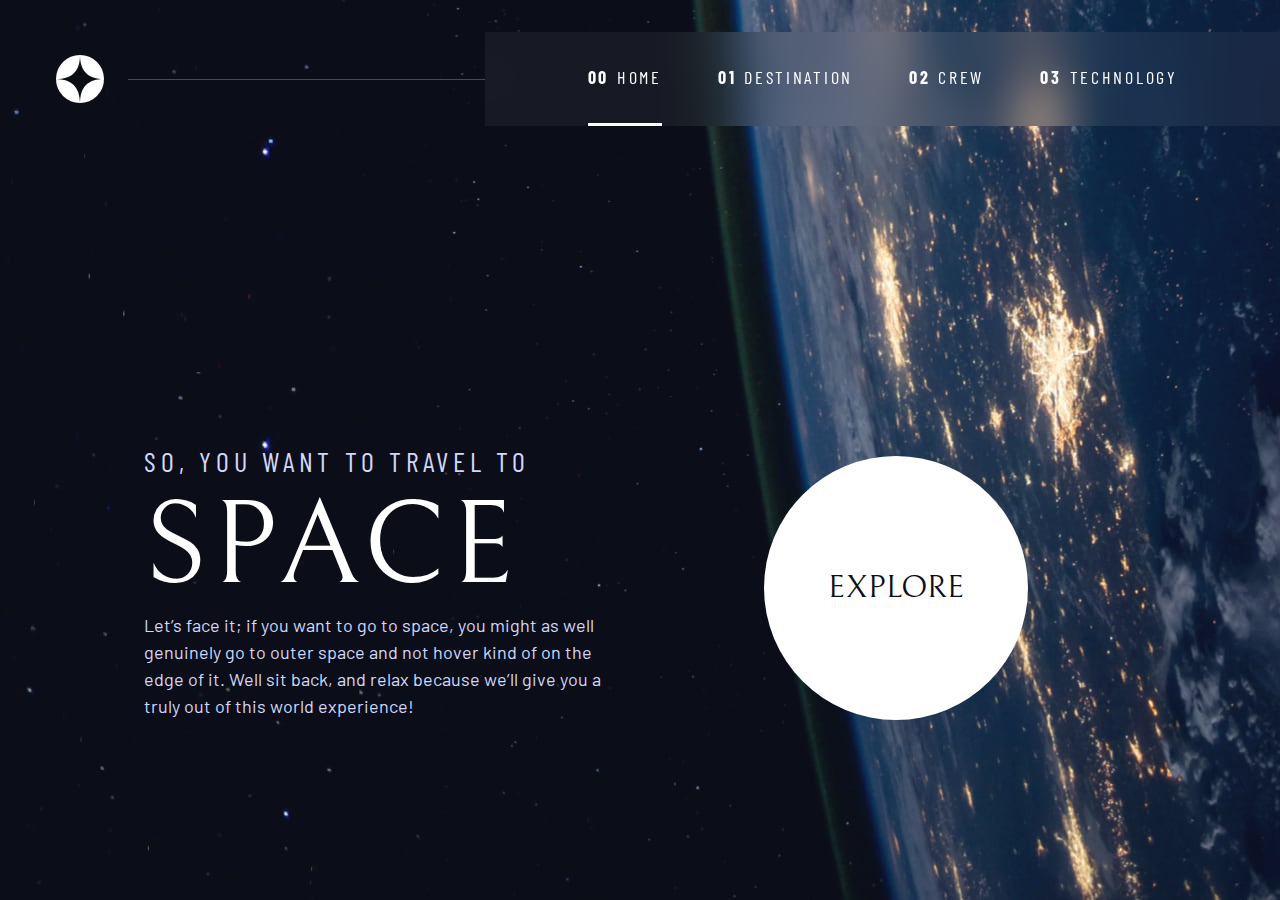
<file: index.html>
<!DOCTYPE html>
<html lang="en">
<head>
  <meta charset="UTF-8">
  <meta name="viewport" content="width=device-width, initial-scale=1.0">

  <link rel="preconnect" href="https://fonts.googleapis.com">
  <link rel="preconnect" href="https://fonts.gstatic.com" crossorigin>
  <link href="https://fonts.googleapis.com/css2?family=Barlow+Condensed:wght@300&family=Barlow:wght@300&family=Bellefair&display=swap" rel="stylesheet"> 
  <link rel="stylesheet" href="style.css">
  <link rel="icon" type="image/png" sizes="32x32" href="./assets/favicon-32x32.png">
  
  <title>Frontend Mentor | Space tourism website</title>

  <script src="./scripts/main.js" defer></script>
</head>
<body class="home">
  <a class="skip-to-content" href="#main">Skip to content</a>
  <header class="primary-header flex">
    <div>
      <img src="./assets/shared/logo.svg" alt="space tourisim logo" class="logo">
    </div>
    <button class="mobile-nav-toggle" aria-controls="primary-navigation">
      <span class="sr-only" aria-expanded="false">Menu</span>
    </button>
    <nav>
      <ul id="primary-navigation" data-visible="false" class="primary-navigation underlined-indicators flex ff-sans-cond">
        <li class="active"><a class="text-white uppercase letter-spacing-2" href="index.html"><span aria-hidden="true">00</span>Home</a></li>
        <li class="hovered"><a class="text-white uppercase letter-spacing-2" href="destination.html"><span aria-hidden="true">01</span>Destination</a></li>
        <li class=""><a class="text-white uppercase letter-spacing-2" href="crew.html"><span aria-hidden="true">02</span>Crew</a></li>
        <li class=""><a class="text-white uppercase letter-spacing-2" href="technology.html"><span aria-hidden="true">03</span>Technology</a></li>
    </ul>
    </nav>
  </header>

  <main id="main" class="grid-container grid-container--home">
    <div>
      <h1 class="text-accent fs-500 ff-sans-cond uppercase letter-spacing-1">
        So, you want to travel to 
        <span class="fs-900 ff-serif text-white d-block">Space</span>
      </h1>
      <p class="text-accent">
        Let’s face it; if you want to go to space, you might as well genuinely go to 
        outer space and not hover kind of on the edge of it. Well sit back, and relax 
        because we’ll give you a truly out of this world experience!
      </p>
    </div>
    <div>
      <a href="destination.html" class="large-button uppercase ff-serif text-dark bg-white">Explore</a>
    </div>
  </main>

</body>
</html>
</file>
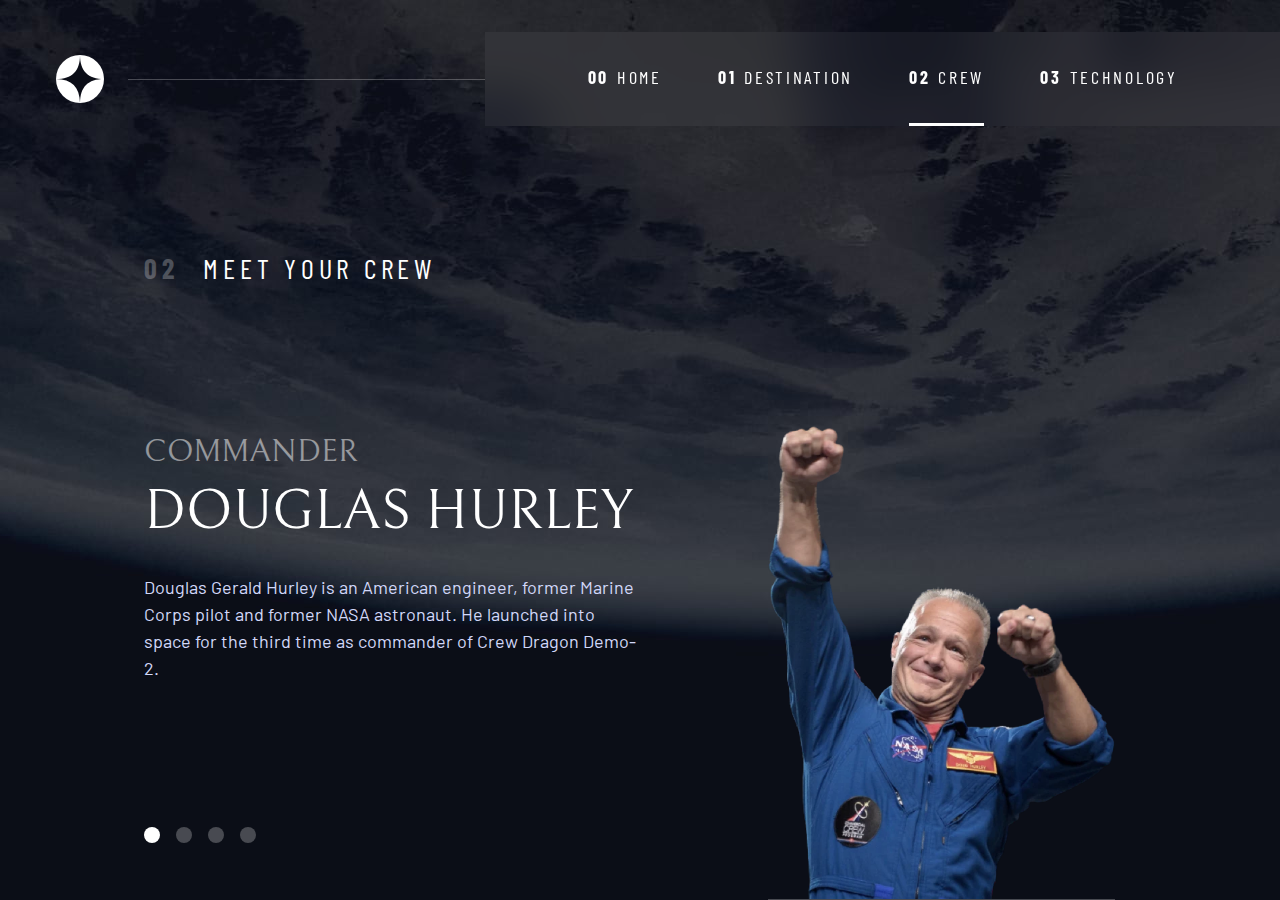
<file: crew.html>
<!DOCTYPE html>
<html lang="en">
<head>
  <meta charset="UTF-8">
  <meta name="viewport" content="width=device-width, initial-scale=1.0">

  <link rel="preconnect" href="https://fonts.googleapis.com">
  <link rel="preconnect" href="https://fonts.gstatic.com" crossorigin>
  <link href="https://fonts.googleapis.com/css2?family=Barlow+Condensed:wght@300&family=Barlow:wght@300&family=Bellefair&display=swap" rel="stylesheet"> 
  <link rel="stylesheet" href="style.css">
  <link rel="icon" type="image/png" sizes="32x32" href="./assets/favicon-32x32.png">
  
  <title>Frontend Mentor | Space tourism website</title>
  <script src="./scripts/tab.js" defer></script>
  <script src="./scripts/main.js" defer></script>
</head>
<body class="crew">
  <a class="skip-to-content" href="#main">Skip to content</a>
  <header class="primary-header flex">
    <div>
      <img src="./assets/shared/logo.svg" alt="space tourisim logo" class="logo">
    </div>
    <button class="mobile-nav-toggle" aria-controls="primary-navigation">
      <span class="sr-only" aria-expanded="false">Menu</span>
    </button>
    <nav>
      <ul id="primary-navigation" data-visible="false" class="primary-navigation underlined-indicators flex ff-sans-cond">
        <li class=""><a class="text-white uppercase letter-spacing-2" href="index.html"><span aria-hidden="true">00</span>Home</a></li>
        <li class="hovered"><a class="text-white uppercase letter-spacing-2" href="destination.html"><span aria-hidden="true">01</span>Destination</a></li>
        <li class="active"><a class="text-white uppercase letter-spacing-2" href="crew.html"><span aria-hidden="true">02</span>Crew</a></li>
        <li class=""><a class="text-white uppercase letter-spacing-2" href="technology.html"><span aria-hidden="true">03</span>Technology</a></li>
    </ul>
    </nav>
  </header>

  <main id="main" class="grid-container grid-container--crew flow">
     
    <h1 class="numbered-title"><span aria-hidden="true">02</span> Meet your crew</h1>
    
    <div role="tablist" aria-label="crew list" class="dot-indicators flex">
        <button aria-selected="true" role="tab" aria-controls="commander-tab" data-image="commander-image" tabindex="0"><span class="sr-only">The Commander</span></button>
        <button aria-selected="false" role="tab" aria-controls="engineer-tab" data-image="engineer-image" tabindex="-1"><span class="sr-only">The mission specialist</span></button>
        <button aria-selected="false" role="tab" aria-controls="pilot-tab" data-image="pilot-image" tabindex="-1"><span class="sr-only">The pilot</span></button>
        <button aria-selected="false" role="tab" aria-controls="specialist-tab" data-image="specialist-image" tabindex="-1"><span class="sr-only">The crew engineer</span></button>
    </div>

    <!-- commander -->
    <article id="commander-tab" class="crew-details flow" role="tabpanel" tabindex="0">
        <header class="flow flow--space-small">
            <h2 class="fs-600 ff-serif uppercase">Commander</h2>
            <p class="fs-700 uppercase ff-serif">Douglas Hurley</p>
        </header>
        <p class="text-accent">        
            Douglas Gerald Hurley is an American engineer, former Marine Corps pilot and former NASA astronaut. He launched into space for the third time as commander of Crew Dragon Demo-2.
        </p>
    </article>

    <!-- flight engineer -->
    <article id="engineer-tab" class="crew-details flow" hidden role="tabpanel" tabindex="0">
      <header class="flow flow--space-small">
          <h2 class="fs-600 ff-serif uppercase">Flight Engineer</h2>
          <p class="fs-700 uppercase ff-serif">Anousheh Ansari</p>
      </header>
      <p class="text-accent">        
        Anousheh Ansari is an Iranian American engineer and co-founder of Prodea Systems. 
        Ansari was the fourth self-funded space tourist, the first self-funded woman to 
        fly to the ISS, and the first Iranian in space.
      </p>
  </article>

  <!-- pilot -->
  <article id="pilot-tab" class="crew-details flow" hidden role="tabpanel" tabindex="0">
    <header class="flow flow--space-small">
        <h2 class="fs-600 ff-serif uppercase">Pilot</h2>
        <p class="fs-700 uppercase ff-serif">Victor Glover</p>
    </header>
    <p class="text-accent">        
      Pilot on the first operational flight of the SpaceX Crew Dragon to the 
      International Space Station. Glover is a commander in the U.S. Navy where 
      he pilots an F/A-18.He was a crew member of Expedition 64, and served as a 
      station systems flight engineer.    
    </p>
</article>

<!-- crew specialist -->
<article id="specialist-tab" class="crew-details flow" hidden role="tabpanel" tabindex="0">
  <header class="flow flow--space-small">
      <h2 class="fs-600 ff-serif uppercase">Mission Specialist</h2>
      <p class="fs-700 uppercase ff-serif">Mark Shuttleworth</p>
  </header>
  <p class="text-accent">        
    Mark Richard Shuttleworth is the founder and CEO of Canonical, the company behind 
    the Linux-based Ubuntu operating system. Shuttleworth became the first South 
    African to travel to space as a space tourist.
   </p>
</article>

    <picture id="commander-image" style="display: block;">
        <source srcset="./assets/crew/image-douglas-hurley.webp" type="image/webp">
        <img src="./assets/crew/image-douglas-hurley.png" alt="Douglas Hurley">
      </picture>

      <picture id="engineer-image" hidden style="display: none;">
        <source srcset="./assets/crew/image-anousheh-ansari.webp" type="image/webp">
        <img src="./assets/crew/image-anousheh-ansari.png" alt="Anousheh Ansari">
      </picture>

      <picture id="pilot-image" hidden style="display: none;">
        <source srcset="./assets/crew/image-victor-glover.webp" type="image/webp">
        <img src="./assets/crew/image-victor-glover.png" alt="Victor Glover">
      </picture>

      <picture id="specialist-image" hidden style="display: none;">
        <source srcset="./assets/crew/image-mark-shuttleworth.webp" type="image/webp">
        <img src="./assets/crew/image-mark-shuttleworth.png" alt="Mark Shuttleworth">
      </picture>  
    
  </main>

</body>
</html>
</file>
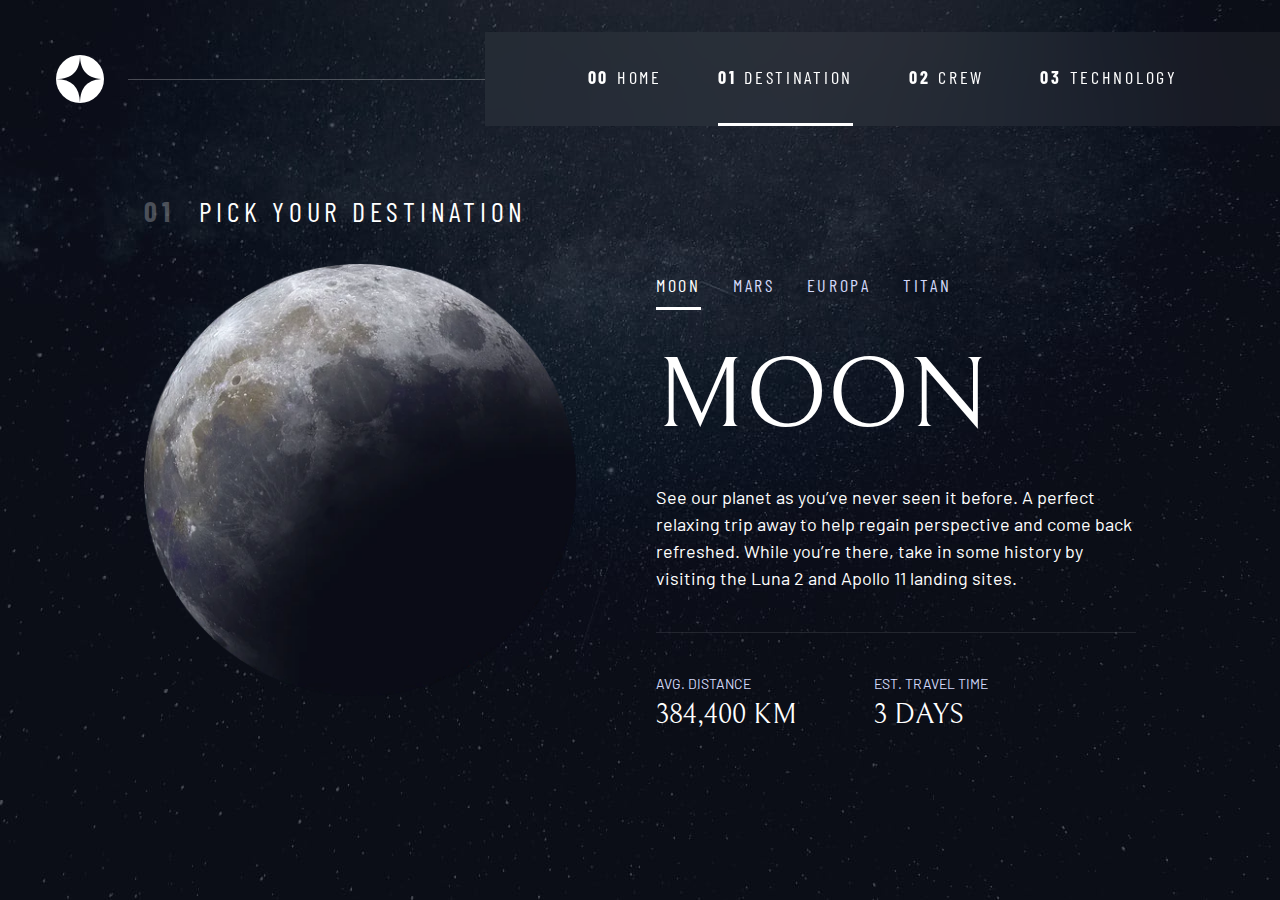
<file: destination.html>
<!DOCTYPE html>
<html lang="en">
<head>
  <meta charset="UTF-8">
  <meta name="viewport" content="width=device-width, initial-scale=1.0">

  <link rel="preconnect" href="https://fonts.googleapis.com">
  <link rel="preconnect" href="https://fonts.gstatic.com" crossorigin>
  <link href="https://fonts.googleapis.com/css2?family=Barlow+Condensed:wght@300&family=Barlow:wght@300&family=Bellefair&display=swap" rel="stylesheet"> 
  <link rel="stylesheet" href="style.css">
  <link rel="icon" type="image/png" sizes="32x32" href="./assets/favicon-32x32.png">
  
  <title>Frontend Mentor | Space tourism website</title>
  <script src="./scripts/tab.js" defer></script>
  <script src="./scripts/main.js" defer></script>
</head>
<body class="destination">
  <a class="skip-to-content" href="#main">Skip to content</a>
  <header class="primary-header flex">
    <div>
      <img src="./assets/shared/logo.svg" alt="space tourisim logo" class="logo">
    </div>
    <button class="mobile-nav-toggle" aria-controls="primary-navigation">
      <span class="sr-only" aria-expanded="false">Menu</span>
    </button>
    <nav>
      <ul id="primary-navigation" data-visible="false" class="primary-navigation underlined-indicators flex ff-sans-cond">
        <li class=""><a class="text-white uppercase letter-spacing-2" href="index.html"><span aria-hidden="true">00</span>Home</a></li>
        <li class="active"><a class="text-white uppercase letter-spacing-2" href="destination.html"><span aria-hidden="true">01</span>Destination</a></li>
        <li class=""><a class="text-white uppercase letter-spacing-2" href="crew.html"><span aria-hidden="true">02</span>Crew</a></li>
        <li class=""><a class="text-white uppercase letter-spacing-2" href="technology.html"><span aria-hidden="true">03</span>Technology</a></li>
    </ul>
    </nav>
  </header>

  <main id="main" class="grid-container grid-container--destination flow">
    <h1 class="numbered-title"><span aria-hidden="true">01</span> pick your destination</h1>
    
    <picture id="moon-image">
      <source srcset="assets/destination/image-moon.webp" type="image/webp">
      <img src="assets/destination/image-moon.png" alt="the moon">
    </picture>
    <picture hidden="true" id="mars-image" style="display: none;">
      <source srcset="assets/destination/image-mars.webp" type="image/webp">
      <img src="assets/destination/image-mars.png" alt="the planet mars">
    </picture>
    <picture hidden="true" id="europa-image" style="display: none;">
      <source srcset="assets/destination/image-europa.webp" type="image/webp">
      <img src="assets/destination/image-europa.png" alt="the planet europa">
    </picture>
    <picture hidden="true" id="titan-image" style="display: none;">
      <source srcset="assets/destination/image-titan.webp" type="image/webp">
      <img src="assets/destination/image-titan.png" alt="the moon titan">
    </picture>
    
     
    <div role="tablist" aria-label="destination list" class="tab-list underlined-indicators flex">
      <button aria-selected="true" role="tab" aria-controls="moon-tab" data-image="moon-image" class="text-accent ff-sans-cond uppercase letter-spacing-2">Moon</button>
      <button aria-selected="false" role="tab" aria-controls="mars-tab" data-image="mars-image" class="text-accent ff-sans-cond uppercase letter-spacing-2">Mars</button>
      <button aria-selected="false" role="tab" aria-controls="europa-tab" data-image="europa-image" class="text-accent ff-sans-cond uppercase letter-spacing-2">Europa</button>
      <button aria-selected="false" role="tab" aria-controls="titan-tab" data-image="titan-image" class="text-accent ff-sans-cond uppercase letter-spacing-2">Titan</button>
    </div>
    
    <!-- The moon -->
    <article class="destination-info flow" id="moon-tab" tabindex="0" role="tabpanel">
      <h2 class="fs-800 uppercase ff-serif">Moon</h2>

      <p>
        See our planet as you’ve never seen it before. A perfect relaxing trip away to help 
        regain perspective and come back refreshed. While you’re there, take in some history 
        by visiting the Luna 2 and Apollo 11 landing sites.
    </p>
      
      <div class="destination-meta flex">
        <div>
          <h3 class="text-accent fs-200 uppercase">Avg. distance</h3>
          <p class="ff-serif uppercase">384,400 km</p>
        </div>
        <div>
          <h3 class="text-accent fs-200 uppercase">Est. travel time</h3>
          <p class="ff-serif uppercase">3 days</p>
        </div>
      </div>
    </article>
    
    <!-- Mars -->
    <article hidden class="destination-info flow" id="mars-tab" tabindex="0"  role="tabpanel">
      <h2 class="fs-800 uppercase ff-serif">Mars</h2>

      <p>
        Don’t forget to pack your hiking boots. You’ll need them to tackle Olympus Mons, 
        the tallest planetary mountain in our solar system. It’s two and a half times 
        the size of Everest!
    </p>
      
      <div class="destination-meta flex">
        <div>
          <h3 class="text-accent fs-200 uppercase">Avg. distance</h3>
          <p class="ff-serif uppercase">225 mil. km</p>
        </div>
        <div>
          <h3 class="text-accent fs-200 uppercase">Est. travel time</h3>
          <p class="ff-serif uppercase">9 months</p>
        </div>
      </div>
    </article>
    
    <!-- Europa -->
    <article hidden class="destination-info flow" id="europa-tab" tabindex="0"  role="tabpanel">
      <h2 class="fs-800 uppercase ff-serif">Europa</h2>

      <p>
        The smallest of the four Galilean moons orbiting Jupiter, Europa is a 
        winter lover’s dream. With an icy surface, it’s perfect for a bit of 
        ice skating, curling, hockey, or simple relaxation in your snug 
        wintery cabin.
    </p>
      <div class="destination-meta flex">
        <div>
          <h3 class="text-accent fs-200 uppercase">Avg. distance</h3>
          <p class="ff-serif uppercase">628 mil. km</p>
        </div>
        <div>
          <h3 class="text-accent fs-200 uppercase">Est. travel time</h3>
          <p class="ff-serif uppercase">3 years</p>
        </div>
      </div>
    </article>
    
    <!-- Titan -->
    <article hidden class="destination-info flow" id="titan-tab" tabindex="0"  role="tabpanel">
      <h2 class="fs-800 uppercase ff-serif">Titan</h2>

      <p>
        The only moon known to have a dense atmosphere other than Earth, Titan 
          is a home away from home (just a few hundred degrees colder!). As a 
          bonus, you get striking views of the Rings of Saturn.</p>
      
      <div class="destination-meta flex">
        <div>
          <h3 class="text-accent fs-200 uppercase">Avg. distance</h3>
          <p class="ff-serif uppercase">1.6 bil. km</p>
        </div>
        <div>
          <h3 class="text-accent fs-200 uppercase">Est. travel time</h3>
          <p class="ff-serif uppercase">7 years</p>
        </div>
      </div>
    </article>
  </main>

</body>
</html>
</file>
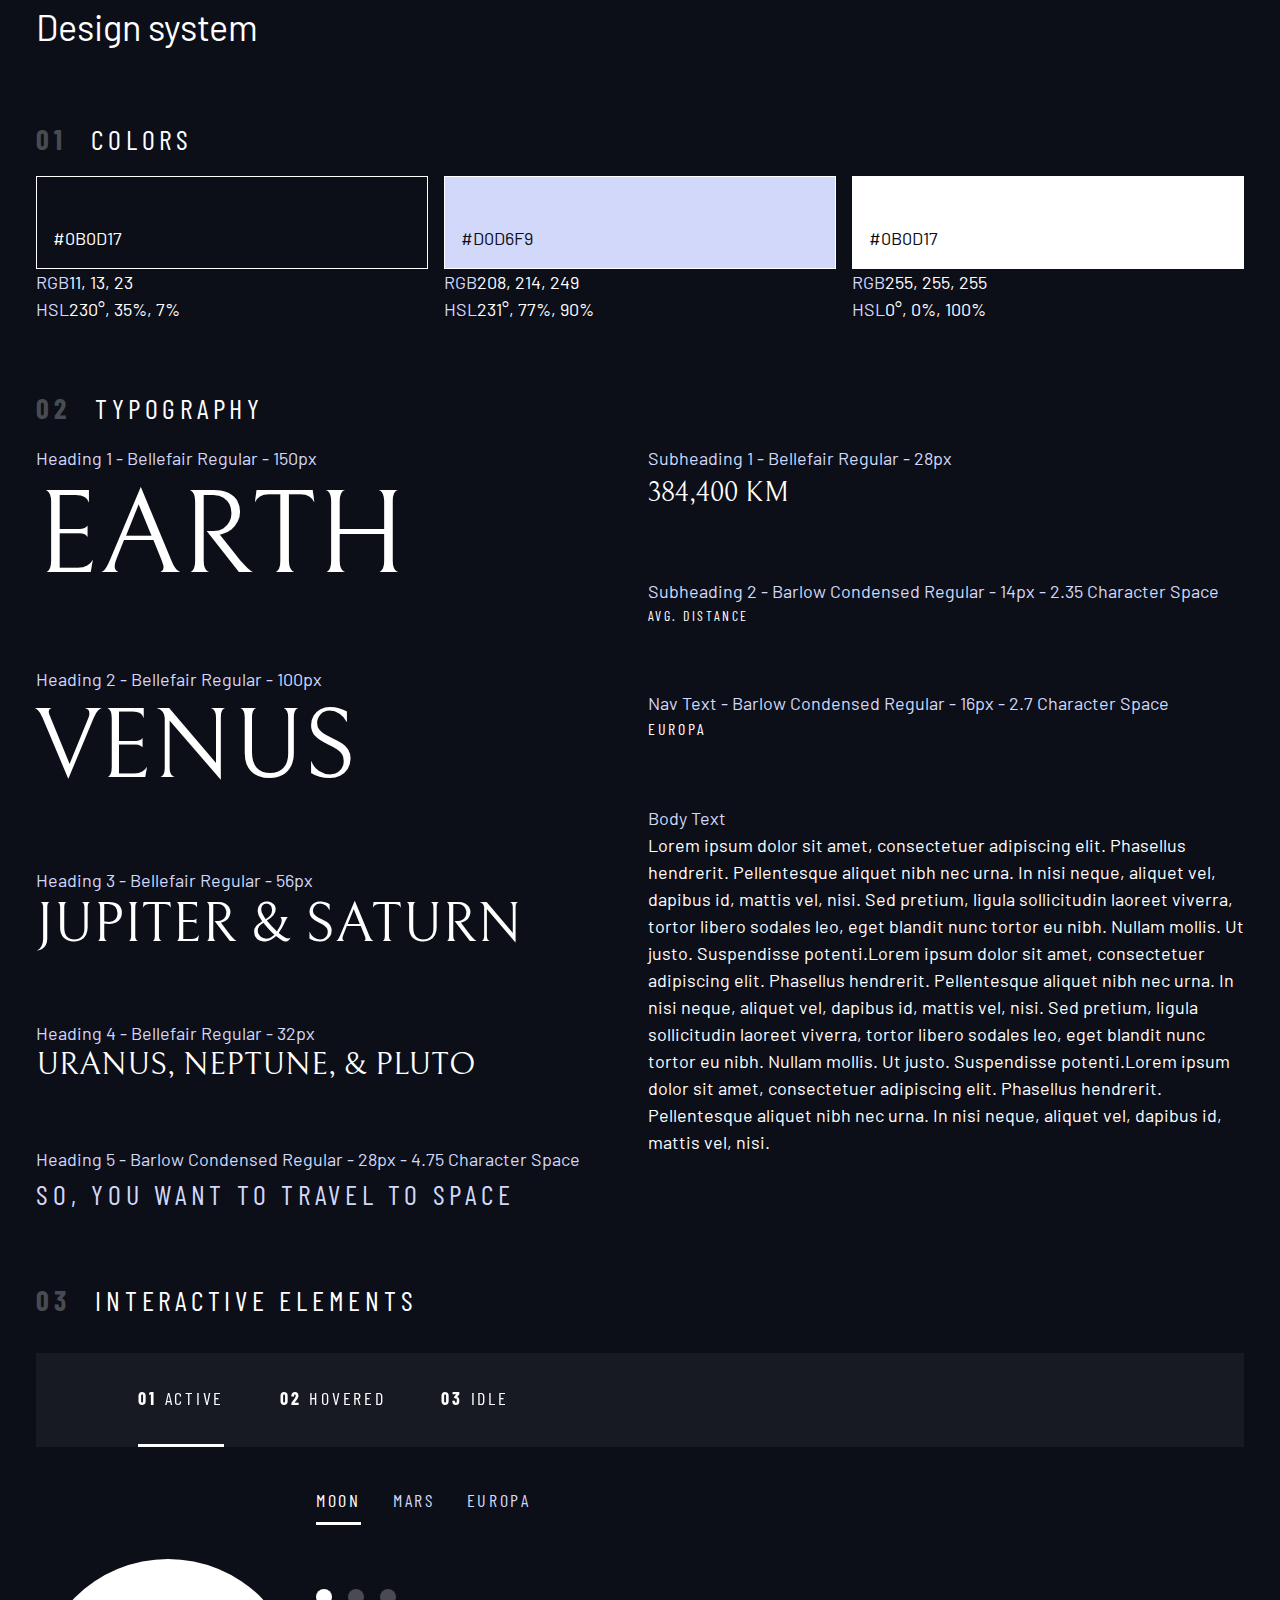
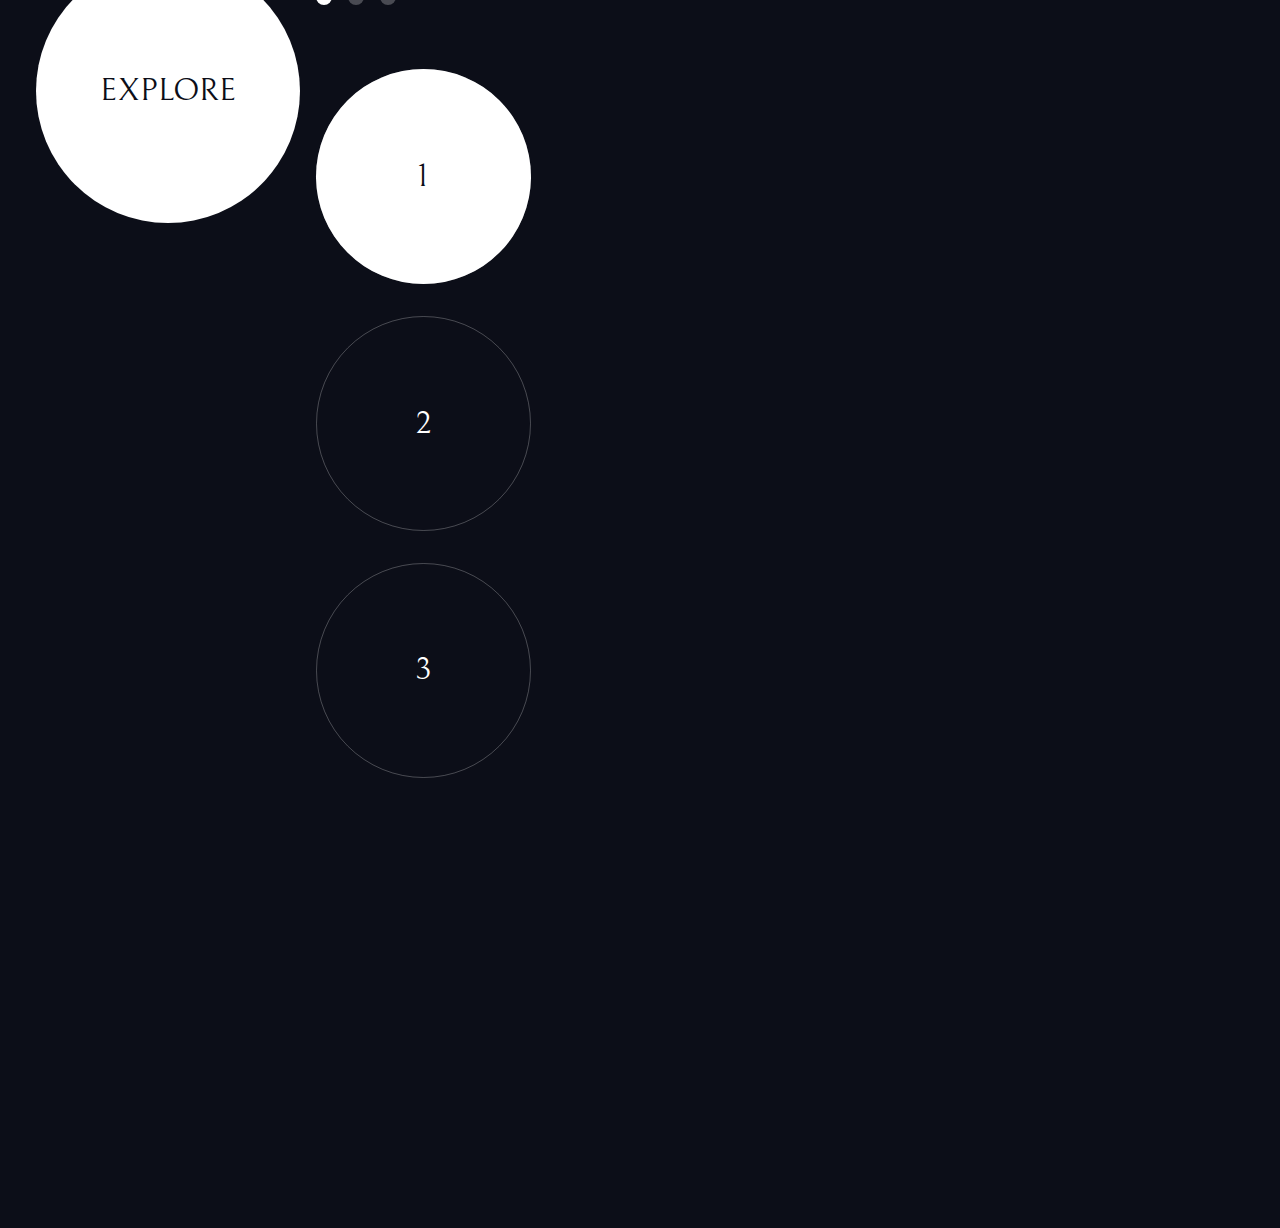
<file: styling-guide.html>
<!DOCTYPE html>
<html lang="en">
    <head>
    <meta charset="UTF-8">
    <meta name="viewport" content="width=device-width, initial-scale=1.0">
    
    <link rel="preconnect" href="https://fonts.googleapis.com">
    <link rel="preconnect" href="https://fonts.gstatic.com" crossorigin>
    <link href="https://fonts.googleapis.com/css2?family=Barlow+Condensed:wght@400;700&family=Bellefair&family=Barlow:wght@400;700&display=swap" rel="stylesheet">
    <link rel="stylesheet" href="style.css">
    <link rel="icon" type="image/png" sizes="32x32" href="./assets/favicon-32x32.png">
    
    <title>Frontend Mentor | Styling guide</title>
    </head>
    <body class="bg-dark text-white">
        
        <div class="container">
            
            <h1>Design system</h1>
            
            <section id="colors" class="flow" style="margin: 4rem 0">
                <h2 class="numbered-title"><span>01</span> colors</h2>
                <div class="flex" style="--gap: 1rem">
                    <div style="flex-basis: 100%;">
                        <div class="bg-dark text-white" style="padding: 3rem 1rem 1rem; border: 1px solid white ;">
                            #0B0D17
                        </div>
                        <p><span class="text-accent">RGB</span>11, 13, 23</p>
                        <p><span class="text-accent">HSL</span>230°, 35%, 7%</p>
                    </div>
    
                    <div style="flex-basis: 100%;">
                        <div class="bg-accent text-dark" style="padding: 3rem 1rem 1rem; border: 1px solid white ;">
                            #D0D6F9
                        </div>
                        <p><span class="text-accent">RGB</span>208, 214, 249</p>
                        <p><span class="text-accent">HSL</span>231°, 77%, 90%</p>
                    </div>
    
                    <div style="flex-basis: 100%;">
                        <div class="bg-white text-dark" style="padding: 3rem 1rem 1rem; border: 1px solid white ;">
                            #0B0D17
                        </div>
                        <p><span class="text-accent">RGB</span>255, 255, 255</p>
                        <p><span class="text-accent">HSL</span>0°, 0%, 100%</p>
                    </div>
                </div>
            </section>

            <section id="typography" class="flow" style="margin: 4rem 0">
                <h2 class="numbered-title"><span>02 </span>Typography</h2>
                <div class="flex" style="--gap: 1rem"l>
                    <div class="flow" style="flex-basis: 100%; --flow-space: 4rem">
                        <div> 
                            <p class="text-accent">Heading 1 - Bellefair Regular - 150px</p>
                            <p class="fs-900 ff-serif uppercase">Earth</p>
                        </div>
                        <div> 
                            <p class="text-accent">Heading 2 - Bellefair Regular - 100px</p>
                            <p class="fs-800 ff-serif uppercase">Venus</p>
                        </div>
                        <div> 
                            <p class="text-accent">Heading 3 - Bellefair Regular - 56px</p>
                            <p class="fs-700 ff-serif uppercase">Jupiter & Saturn</p>
                        </div>
                        <div> 
                            <p class="text-accent">Heading 4 - Bellefair Regular - 32px</p>
                            <p class="fs-600 ff-serif uppercase">Uranus, Neptune, & Pluto</p>
                        </div>
                        <div> 
                            <p class="text-accent">Heading 5 - Barlow Condensed Regular - 28px - 4.75 Character Space</p>
                            <p class="text-accent fs-500 ff-sans-cond uppercase letter-spacing-1">So, you want to travel to space</p>
                        </div>
                    
                    </div>
                    
                    <div class="flow" style="flex-basis: 100%; --flow-space: 4rem">
                        <div> 
                            <p class="text-accent">Subheading 1 - Bellefair Regular - 28px</p>
                            <p class="fs-500 ff-serif uppercase">384,400 km</p>
                        </div>
                        <div> 
                            <p class="text-accent">Subheading 2 - Barlow Condensed Regular - 14px - 2.35 Character Space</p>
                            <p class="fs-200 ff-sans-cond uppercase letter-spacing-3">Avg. Distance</p>
                        </div>
                        <div> 
                            <p class="text-accent">Nav Text - Barlow Condensed Regular - 16px - 2.7 Character Space</p>
                            <p class="fs-300 ff-sans-cond uppercase letter-spacing-2">Europa</p>
                        </div>
                        <div> 
                            <p class="text-accent">Body Text</p>
                            <p>Lorem ipsum dolor sit amet, consectetuer adipiscing elit. Phasellus hendrerit. Pellentesque aliquet nibh nec urna. In nisi neque, aliquet vel, dapibus id, mattis vel, nisi. Sed pretium, ligula sollicitudin laoreet viverra, tortor libero sodales leo, eget blandit nunc tortor eu nibh. Nullam mollis. Ut justo. Suspendisse potenti.Lorem ipsum dolor sit amet, consectetuer adipiscing elit. Phasellus hendrerit. Pellentesque aliquet nibh nec urna. In nisi neque, aliquet vel, dapibus id, mattis vel, nisi. Sed pretium, ligula sollicitudin laoreet viverra, tortor libero sodales leo, eget blandit nunc tortor eu nibh. Nullam mollis. Ut justo. Suspendisse potenti.Lorem ipsum dolor sit amet, consectetuer adipiscing elit. Phasellus hendrerit. Pellentesque aliquet nibh nec urna. In nisi neque, aliquet vel, dapibus id, mattis vel, nisi. </p>
                        </div>
                    </div>
                </div>
            </section>

            <section class="flow" id="interactive-elements">
                <h2 class="numbered-title"><span>03</span> Interactive elements</h2>
                
                <!-- navigation -->
                <div>
                    <nav>
                        <ul class="primary-navigation underlined-indicators flex ff-sans-cond">
                            <li class="active"><a class="text-white uppercase letter-spacing-2" href="#"><span>01</span>Active</a></li>
                            <li class="hovered"><a class="text-white uppercase letter-spacing-2" href="#"><span>02</span>Hovered</a></li>
                            <li class=""><a class="text-white uppercase letter-spacing-2" href="#"><span>03</span>Idle</a></li>
                        </ul>
                    </nav>
                </div>
                
                <div class="flex">
                    <div style="margin-top: 5rem">
                        <!-- explore button -->
                        <a href="#" class="large-button uppercase ff-serif fs-600 text-dark bg-white">Explore</a>
                    </div>
                    
                    <div class="flow" style="margin-bottom: 50vh; --flow-space: 4rem;">
                        <!-- Tabs -->
                        <div class="tab-list underlined-indicators flex">
                            <button aria-selected="true" class="text-accent ff-sans-cond uppercase letter-spacing-2 bg-dark">Moon</button>
                            <button aria-selected="false" class="text-accent ff-sans-cond uppercase letter-spacing-2 bg-dark">Mars</button>
                            <button aria-selected="false" class="text-accent ff-sans-cond uppercase letter-spacing-2 bg-dark">Europa</button>
                        </div>
                        
                        <!-- Dots -->
                        <div class="dot-indicators flex">
                            <button aria-selected="true"><span class="sr-only">Slide title</span></button>
                            <button aria-selected="false"><span class="sr-only">Slide title</span></button>
                            <button aria-selected="false"><span class="sr-only">Slide title</span></button>
                        </div>
                        
                        <!-- Numbers -->
                        <div class="number-indicators tab-list flex">
                            <button aria-selected="true" class="text-white ff-serif fs-600 bg-dark">1</button>
                            <button aria-selected="false" class="text-white ff-serif fs-600 bg-dark">2</button>
                            <button aria-selected="false" class="text-white ff-serif fs-600 bg-dark">3</button>
                        </div>
                    </div>
                </div>
                
            </section>

        </div>
        
    </body>
</html>
</file>
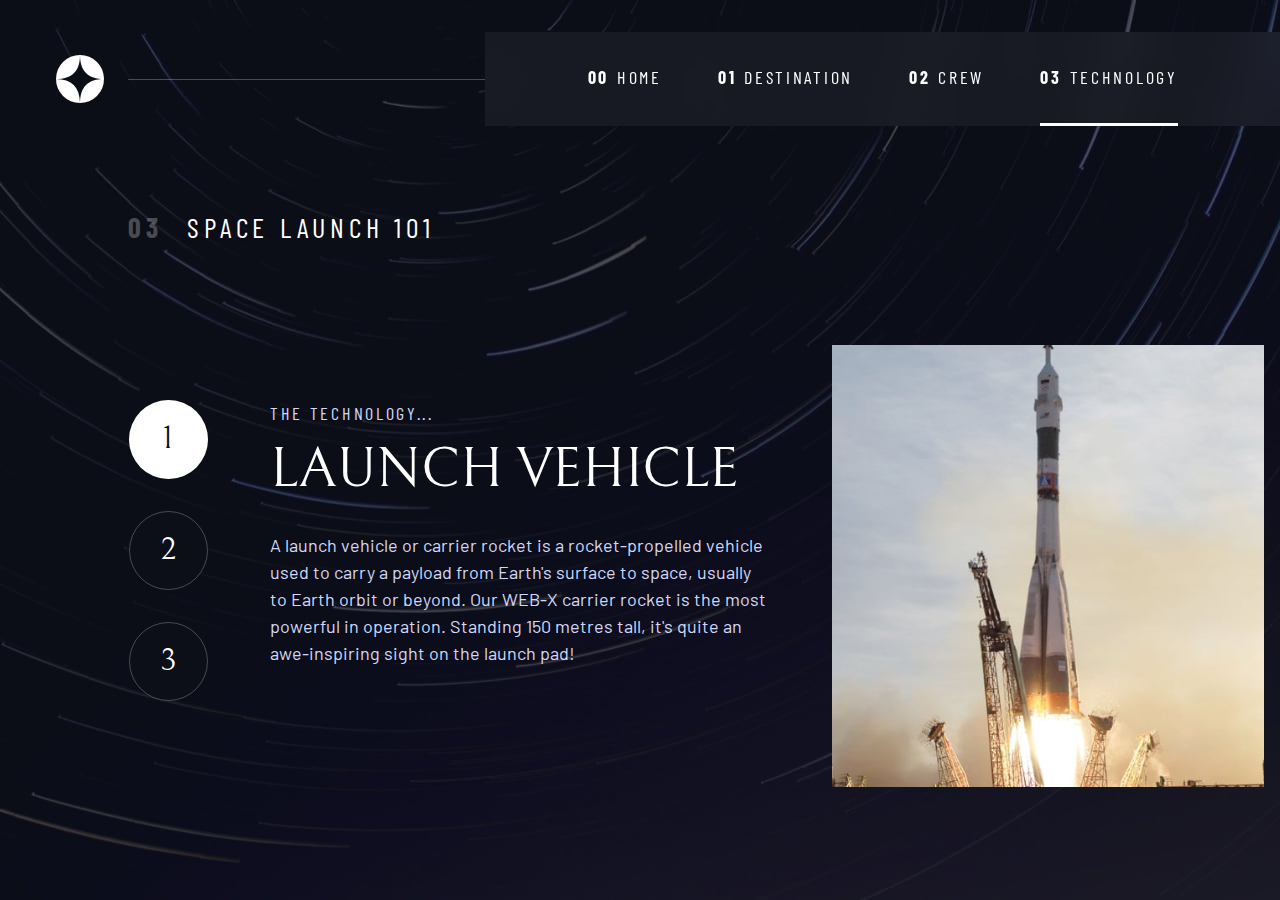
<file: technology.html>
<!DOCTYPE html>
<html lang="en">
<head>
  <meta charset="UTF-8">
  <meta name="viewport" content="width=device-width, initial-scale=1.0">

  <link rel="preconnect" href="https://fonts.googleapis.com">
  <link rel="preconnect" href="https://fonts.gstatic.com" crossorigin>
  <link href="https://fonts.googleapis.com/css2?family=Barlow+Condensed:wght@300&family=Barlow:wght@300&family=Bellefair&display=swap" rel="stylesheet"> 
  <link rel="stylesheet" href="style.css">
  <link rel="icon" type="image/png" sizes="32x32" href="./assets/favicon-32x32.png">
  
  <title>Frontend Mentor | Space tourism website</title>
  <script src="./scripts/tab.js" defer></script>
  <script src="./scripts/main.js" defer></script>
</head>
<body class="technology">
  <a class="skip-to-content" href="#main">Skip to content</a>
  <header class="primary-header flex">
    <div>
      <img src="./assets/shared/logo.svg" alt="space tourisim logo" class="logo">
    </div>
    <button class="mobile-nav-toggle" aria-controls="primary-navigation">
      <span class="sr-only" aria-expanded="false">Menu</span>
    </button>
    <nav>
      <ul id="primary-navigation" data-visible="false" class="primary-navigation underlined-indicators flex ff-sans-cond">
        <li class=""><a class="text-white uppercase letter-spacing-2" href="index.html"><span aria-hidden="true">00</span>Home</a></li>
        <li class="hovered"><a class="text-white uppercase letter-spacing-2" href="destination.html"><span aria-hidden="true">01</span>Destination</a></li>
        <li class=""><a class="text-white uppercase letter-spacing-2" href="crew.html"><span aria-hidden="true">02</span>Crew</a></li>
        <li class="active"><a class="text-white uppercase letter-spacing-2" href="technology.html"><span aria-hidden="true">03</span>Technology</a></li>
    </ul>
    </nav>
  </header>

  <main id="main" class="grid-container grid-container--technology flow">

    <h1 class="numbered-title"><span aria-hidden="true">03</span> Space launch 101</h1>
    
    <picture id="launch-image"  style="display: block;">
        <source srcset="./assets/technology/image-launch-vehicle-portrait.jpg" media="(min-width: 45em)" type="image/jpg">
        <img src="./assets/technology/image-launch-vehicle-landscape.jpg" alt="launch vehicle">
    </picture>

    <picture id="capsule-image" hidden style="display: none;">
      <source srcset="./assets/technology/image-space-capsule-portrait.jpg" media="(min-width: 45em)" type="image/jpg">
      <img src="./assets/technology/image-space-capsule-landscape.jpg" alt="space capsule">
    </picture>

    <picture id="spaceport-image" hidden style="display: none;">
      <source srcset="./assets/technology/image-spaceport-portrait.jpg" media="(min-width: 45em)" type="image/jpg">
      <img src="./assets/technology/image-spaceport-landscape.jpg" alt="spaceport">
    </picture>

    <div role="tablist" aria-label="technology list" class="number-indicators tab-list flex">
        <button aria-selected="true" role="tab" aria-controls="launch-tab" data-image="launch-image" tabindex="0" class="text-white ff-serif fs-600 bg-dark">1</button>
        <button aria-selected="false" role="tab" aria-controls="capsule-tab" data-image="capsule-image" tabindex="-1" class="text-white ff-serif fs-600 bg-dark">2</button>
        <button aria-selected="false" role="tab" aria-controls="spaceport-tab" data-image="spaceport-image" tabindex="-1" class="text-white ff-serif fs-600 bg-dark">3</button>
    </div>
    
    <!-- launch vehicle -->
    <article role="tabpanel" id="launch-tab" tabindex="0" class="technology-info flow">
        <header class="flow flow--space-small">
            <h2 class="fs-400 ff-sans-cond uppercase letter-spacing-2 text-accent">The technology...</h2>
            <p class="fs-700 uppercase ff-serif">Launch vehicle</p>
        </header>
         <p class="text-accent">        
                A launch vehicle or carrier rocket is a rocket-propelled vehicle used to carry a payload from Earth's surface to space, usually to Earth orbit or beyond. Our WEB-X carrier rocket is the most powerful in operation. Standing 150 metres tall, it's quite an awe-inspiring sight on the launch pad!
        </p>
    </article>

    <!-- space capsule -->
    <article role="tabpanel" id="capsule-tab" tabindex="0" hidden class="technology-info flow">
      <header class="flow flow--space-small">
          <h2 class="fs-400 ff-sans-cond uppercase letter-spacing-2 text-accent">The technology...</h2>
          <p class="fs-700 uppercase ff-serif">Space capsule</p>
      </header>
          <p class="text-accent">        
            A space capsule is an often-crewed spacecraft that uses a blunt-body reentry capsule to reenter the Earth's atmosphere without wings. Our capsule is where you'll spend your time during the flight. It includes a space gym, cinema, and plenty of other activities to keep you entertained.
      </p>
    </article>

    <!-- spaceport -->
    <article role="tabpanel" id="spaceport-tab" tabindex="0" hidden class="technology-info flow">
      <header class="flow flow--space-small">
          <h2 class="fs-400 ff-sans-cond uppercase letter-spacing-2 text-accent">The technology...</h2>
          <p class="fs-700 uppercase ff-serif">Spaceport</p>
      </header>
          <p class="text-accent">        
            A spaceport or cosmodrome is a site for launching (or receiving) spacecraft, by analogy to the seaport for ships or airport for aircraft. Based in the famous Cape Canaveral, our spaceport is ideally situated to take advantage of the Earth’s rotation for launch.      </p>
  </article>

  </main>

</body>
</html>
</file>
<file: style.css>
/*---------------------*/
/*Custom properties    */
/*---------------------*/

:root{
    /* colors */
    --clr-dark: 230 35% 7%;
    --clr-light: 231 77% 90%;
    --clr-white: 0 0% 100%;

    /* fonts-sizes */
    --fs-900: clamp(5rem, 8vw + 1rem, 99.375rem);
    --fs-800: 3.5rem;
    --fs-700: 1.5rem;
    --fs-600: 1rem;
    --fs-500: 1rem;
    --fs-400: 0.9375rem;
    --fs-300: 1rem;
    --fs-200: 0.875rem;

    /* font-families */
    --ff-serif: "Bellefair", serif;
    --ff-sans-cond: "Barlow Condensed", sans-serif;
    --ff-sans-normal: "Barlow", sans-serif;
}

@media (min-width: 35em){
    :root{
        --fs-800: 5rem;
        --fs-700: 2.5rem;
        --fs-600: 1.5rem;
        --fs-500: 1.25rem;
        --fs-400: 1rem;
}

@media (min-width: 45em){
    :root{
        --fs-800: 6.25rem;
        --fs-700: 3.5rem;
        --fs-600: 2rem;
        --fs-500: 1.75rem;
        --fs-400: 1.125rem;
}

.grid-container > *:last-child{
    grid-column: 3;
}
    }
}


/*---------------------*/
/*Reset                */
/*---------------------*/

/* https://piccalil.li/blog/a-modern-css-reset/ */

/* Box sizing */
*,
*::before,
*::after {
    box-sizing: border-box;
}

/* Reset margings */
body,
h1,
h2,
h3,
h4,
h5,
h6,
p,
figure,
picture {
    margin: 0;
}

/* default font weight */
h1,
h2,
h3,
h4,
h5,
h6,
p{
    font-weight: 400;
}

 /* set up the body */
 body{
     font-family: var(--ff-sans-normal);
     font-size: var(--fs-400);
     color: hsl( var(--clr-white) );
     background-color: hsl( var(--clr-dark) );
     line-height: 1.5;
     min-height: 100vh;

     display: grid;
     grid-template-rows: min-content 1fr;
     overflow-x: hidden;
 }

 /* make images easier to work with */
 img,
 picture{
     max-width: 100%;
     display: block;
 }

 /* make form element easier to work with with */
 input,
 button,
 textarea,
 select{
     font: inherit;
 }

 /* remove animations for people who turned them off */
 @media (prefers-reduced-motion: reduce) {
     *,
     *::before,
     *::after{
         animation-duration: 0.01ms !important;
         animation-iteration-count: 1 !important;
         transition-duration: 0.01ms !important;
         scroll-behavior: auto !important;
     }
 }


/*---------------------*/
/*Utility classes      */
/*---------------------*/

/* general */

.flex{
    display: flex;
    gap: var(--gap, 1rem);
}

.grid{
    display: grid;
    gap: var(--gap, 1rem);
}

.d-block{
    display: block;
}

.flow > *:where(:not(:first-child)){
    margin-top: var(--flow-space, 1rem); 
}

.flow--space-small{
    --flow-space: .75rem;
}

.container{
    padding-inline: 2em;
    margin-inline: auto;
    max-width: 80rem;
}

/* class for screen-readers only */
.sr-only{
    position: absolute;
    width: 1px;
    height: 1px;
    padding: 0;
    margin: -1px;
    overflow: hidden;
    clip: rect(0, 0, 0, 0); 
    white-space: nowrap;
    border: 0;
    clip: 0;
    background: white;
}

.skip-to-content{
   position: absolute;
   z-index: 9999;
   background: hsl(var(--clr-white));
   color: hsl( var(--clr-dark) );
   padding: .5em 1em;
   margin-inline: auto;
   transform: translateY(-100%);
   transition: transform .25s ease-in-out;
}

.skip-to-content:focus{
    transform: translateY(0);
}

/* Colors */
.bg-dark{ background-color: hsl(var(--clr-dark)); }
.bg-accent{ background-color: hsl(var(--clr-light)); }
.bg-white{ background-color: hsl(var(--clr-white)); }

.text-dark{ color: hsl(var(--clr-dark)); }
.text-accent{ color: hsl(var(--clr-light)); }
.text-white{ color: hsl(var(--clr-white)); }

 /* typography */
.ff-serif {font-family: var(--ff-serif);}
.ff-sans-cond {font-family: var(--ff-sans-cond);}
.ff-sans-normal {font-family: var(--ff-sans-normal);}

.letter-spacing-1 {letter-spacing: 4.75px;}
.letter-spacing-2 { letter-spacing: 2.7px;}
.letter-spacing-3 { letter-spacing: 2.35px;}

.uppercase {text-transform: uppercase;}

.fs-900 { font-size: var(--fs-900); }
.fs-800 { font-size: var(--fs-800); }
.fs-700 { font-size: var(--fs-700); }
.fs-600 { font-size: var(--fs-600); }
.fs-500 { font-size: var(--fs-500); }
.fs-400 { font-size: var(--fs-400); }
.fs-300 { font-size: var(--fs-300); }
.fs-200 { font-size: var(--fs-200); }

.fs-900,
.fs-800,
.fs-700,
.fs-600 {
    line-height: 1.1;
}


.numbered-title {
    font-size: var(--fs-500);
    letter-spacing: 4.75px;
    font-family: var(--ff-sans-cond);
    text-transform: uppercase;
}

.numbered-title span{
    margin-right: 0.5em;
    opacity: 0.25;
    font-weight: 700;
}


/*---------------------*/
/*Components           */
/*---------------------*/

.large-button{
   font-size: 2rem;
   position: relative;
   display: inline-grid;
   place-items: center;
   padding: 0 2em;
   aspect-ratio: 1;
   text-decoration: none;
   border-radius: 50%;
   z-index: 1;
}

.large-button::after{
    content: "";
    display: block;
    width: 100%;
    height: 100%;
    position: absolute;
    background-color: hsl(var(--clr-white) / .1);
    border-radius: 50%;
    opacity: 0;
    z-index: -1;
}

.large-button:hover::after,
.large-button:focus::after{
    opacity: 1;
    transform: scale(1.5);
    transition: opacity 0.5s linear, transform 0.5s ease-out;
}

/* primary header */

.logo {
    margin: 1.5rem clamp(1.5rem, 5vw, 3.5rem);
}

.primary-header{
    justify-content: space-between;
    align-items: center;
}

.primary-navigation{
    --gap: clamp(1.5rem, 5vw, 3.5rem);
    --underlined-gap: 2rem;
    list-style: none;
    padding: 0;
    margin: 0;
    background: hsl( var(--clr-dark) / .95);
}

.primary-navigation a{
    text-decoration: none;
}

.primary-navigation a > span{
    font-weight: 700;
    margin-right: .5rem;
}

.mobile-nav-toggle{
    display: none;
}

@supports (backdrop-filter: blur(1.5rem)) {
    .primary-navigation{
        background: hsl( var(--clr-white) / .05);
        backdrop-filter: blur(1.5rem);
    }
}

@media (max-width: 35rem){
    .primary-navigation{
        --underlined-gap: .5rem;
        position: fixed;
        z-index: 1000;
        inset: 0 0 0 30%;
        list-style: none;
        padding: min(20rem, 10vh) 2rem;
        margin: 0;
        flex-direction: column;
        transform: translateX(100%);
        transition: transform .5s ease-out;
    }

    .primary-navigation[data-visible="true"]{
        transform: translateX(0);
    }


    .primary-navigation.underlined-indicators > .active{
        border: 0;
    }

    .mobile-nav-toggle{
        display: block;
        position: absolute;
        z-index: 2000;
        right: 1rem;
        top: 2rem;
        background: transparent;
        background-image: url(./assets/shared/icon-hamburger.svg);
        background-repeat: no-repeat;
        background-position: center;
        width: 1.5rem;
        aspect-ratio: 1;
        border: 0;
    }

    .mobile-nav-toggle[aria-expended="true"]{
        background-image: url(./assets/shared/icon-close.svg);
    }

    .mobile-nav-toggle:focus-visible{
        outline: 5px solid hsl(var(--clr-light));
        outline-offset: 5px;
    }
}

@media (min-width: 35em){
    .primary-navigation{
        padding-inline: clamp(3rem, 8vw, 7rem);
    }
}

@media (min-width: 35em) and (max-width: 44.999em){
    .primary-navigation a > span {
        display: none;
    }
}

@media (min-width: 45em){
    .primary-header::after{
        content: '';
        display: block;
        position: relative;
        height: 1px;
        width: 100%;
        margin-right: -2.5rem;
        background-color: hsl(var(--clr-white) / .25);
        order: 1;
    }

    nav{
        order: 2;
    }
    
    .primary-navigation {
        margin-block: 2rem;
    }
}
    
.underlined-indicators > * {
    cursor: pointer;
    padding: var(--underlined-gap, .5rem) 0;
    border: 0;
    border-bottom: solid .2rem hsl(var(--clr-white) / 0);
    background-color: transparent;
}

.underlined-indicators > *:hover,
.underlined-indicators > *:focus{
    border-color: hsl(var(--clr-white) / .25);
}

.underlined-indicators > .active,
.underlined-indicators > [aria-selected="true"]{
    color: hsl(var(--clr-white) / 1 );
    border-color: hsl(var(--clr-white) / 1 );
}

.tab-list{
    --gap: 2rem;
}

.dot-indicators > *{
    cursor: pointer;
    border: 0;
    border-radius: 50%;
    aspect-ratio: 1;
    padding: .5rem;
    background-color: hsl(var(--clr-white) / .25);
}

.dot-indicators > *:hover,
.dot-indicators > *:focus
{
    background-color: hsl(var(--clr-white) / .5);
}

.dot-indicators > [aria-selected="true"]{
    background-color: hsl(var(--clr-white) / 1);
}

.number-indicators > * {
    cursor: pointer;
    position: relative;
    display: grid;
    place-items: center;
    padding: 0 1rem;
    aspect-ratio: 1;
    border: 0;
    border-radius: 50%;
}

@media(min-width: 35em){
    .number-indicators > * {
        padding: 0 1.55rem;
    }
}

@media(min-width: 45em){
    .number-indicators > * {
        padding: 0 2rem;
    }
}

.number-indicators > *::after{
    content: "";
    display: block;
    width: 100%;
    height: 100%;
    position: absolute;
    border-radius: 50%;
    border: solid 1px hsl(var(--clr-white) / .25);
}



.number-indicators > *:hover::after,
.number-indicators > *:focus::after
{
    border: solid 2px hsl(var(--clr-white) / 1);
}

.number-indicators > .active,
.number-indicators > [aria-selected="true"]{
    color: hsl(var(--clr-dark));
    background-color: hsl(var(--clr-white));
}


/*---------------------*/
/*Page specific        */
/*---------------------*/
body{
    background-size: cover;
    background-position: bottom center;
}
/* home */

.home{
    background-image: url(./assets/home/background-home-mobile.jpg);
}

@media (min-width: 35rem){
    .home{
        background-position: center;
        background-image: url(./assets/home/background-home-tablet.jpg);
    }
}

@media (min-width: 45rem){
    .home{
        background-image: url(./assets/home/background-home-desktop.jpg);
    }
}

.destination{
    background-image: url(./assets/destination/background-destination-mobile.jpg);
}

@media (min-width: 35rem){
    .destination{
        background-position: center;
        background-image: url(./assets/destination//background-destination-tablet.jpg);
    }
}

@media (min-width: 45rem){
    .destination{
        background-image: url(./assets/destination//background-destination-desktop.jpg);
    }
}

.crew{
    background-image: url(./assets/crew/background-crew-mobile.jpg);
}

@media (min-width: 35rem){
    .crew{
        background-position: center;
        background-image: url(./assets/crew//background-crew-tablet.jpg);
    }
}

@media (min-width: 45rem){
    .crew{
        background-image: url(./assets/crew//background-crew-desktop.jpg);
    }
}

.technology{
    background-image: url(./assets/technology/background-technology-mobile.jpg);
}

@media (min-width: 35rem){
    .technology{
        background-position: center;
        background-image: url(./assets/technology/background-technology-tablet.jpg);
    }
}

@media (min-width: 45rem){
    .technology{
        background-image: url(./assets/technology/background-technology-desktop.jpg);
    }
}

/*---------------------*/
/*Layout               */
/*---------------------*/

.grid-container{
    text-align: center;
    display: grid;
    place-items: center;
    padding-inline: 1rem;
    padding-bottom: 4rem;
}

.grid-container p {
    max-width: 50ch;
}

/* destination layout */

.grid-container--destination{
    --flow-space: 2rem;
    grid-template-areas: 
        'title'
        'image'
        'tabs'
        'content';
}


.numbered-title {
    grid-area: title;
}

.grid-container--destination > picture{
    grid-area: image;
    max-width: 60%;
    align-self: flex-start;
}

.grid-container--destination > .tab-list {
    grid-area: tabs;
}

.grid-container--destination > .destination-info {
    grid-area: content;
}

.destination-meta {
    flex-direction: column;
    border-top: 1px solid hsl(var(--clr-white) / .1);
    padding-top: 2.5rem;
    margin-top: 2.5rem;
}

.destination-meta p{
    font-size: 1.75rem;
}

/* crew layout */
.grid-container--crew{
    --flow-space: 2rem;
    grid-template-areas: 
        'title'
        'image'
        'tabs'
        'content';
}

.grid-container--crew > picture{
    grid-area: image;
    max-width: 60%;
    border-bottom: 1px solid hsl(var(--clr-white) / .25);
}

.grid-container--crew > .dot-indicators {
    grid-area: tabs;
}

.grid-container--crew > .crew-details {
    grid-area: content;
}

.crew-details h2 {
    opacity: .5;
}

/* technology layout */
.grid-container--technology{
    --flow-space: 2rem;
    grid-template-areas: 
        'title'
        'image'
        'tabs'
        'content';
}

.grid-container--technology > picture{
    grid-area: image;
    max-width: 100vw;
    border: none;
}

.grid-container--technology > .number-indicators {
    grid-area: tabs;
  /*  flex-direction: column;
    align-items: center; */
}

.grid-container--technology > .technology-info{
    grid-area: content;
}

@media(min-width: 35em){    
    .numbered-title{
        justify-self: start;
        margin-top: 2rem;
    }

    .destination-meta {
        flex-direction: row;
        justify-content: space-evenly;
    }

    .grid-container--crew{
        padding-bottom: 0;
        grid-template-areas: 
            'title'
            'content'
            'tabs'
            'image';
    }

}

@media(min-width: 45em){
    .grid-container{
        text-align: left;
        justify-content: start;
        grid-template-columns: minmax(2em, 1fr) repeat(2, minmax(0, 30rem)) minmax(2em, 1fr);
        column-gap: var(--container-gap, 2rem);
    }

    .grid-container--home > *:first-child{
        grid-column: 2;
    }
    
    .grid-container--home > *:last-child{
        grid-column: 3;
    }

    .grid-container--home{
        padding-bottom: max(6rem, 20vh);
        align-items: end;
    }

    .grid-container--destination{
        align-content: start;
        justify-items: start;
        grid-template-areas: 
            '. title title .'
            '. image tabs .'
            '. image content .';
    }

    .grid-container--destination > picture{
        max-width: 90%;
    }

    .destination-meta {
        --gap: min(6vw, 6rem);
        justify-content: start;
    }

    .grid-container--crew{
        grid-template-columns: minmax(2em, 1fr) minmax(0, 37rem) minmax(0, 23rem) minmax(2em, 1fr);
        --flow-space: 2rem;
        justify-items: start;
        grid-template-areas: 
            '. title image .'
            '. content image .'
            '. tabs image .';
    }

    .grid-container--crew > picture{
        grid-column: span 2;
        align-self: end;
        max-width: 70%;
    }

    .grid-container.grid-container--technology{
        grid-template-columns: minmax(2em, 1fr) minmax(0, 5rem) minmax(0, 35rem) minmax(0, 20rem) minmax(2em, 1fr);
        --flow-space: 2rem;
        grid-template-areas: 
            '. title  title  title .'
            '. . . image image'
            '. tabs content image image'
            '. . .  image image';
    }

    .grid-container--technology > picture{
        justify-self: end;
        max-width: 100%;
    }

    .grid-container--technology > .technology-info{
        align-self: start;
    }

    .number-indicators{
        flex-direction: column;
        align-self: start;
    }
}
</file>
